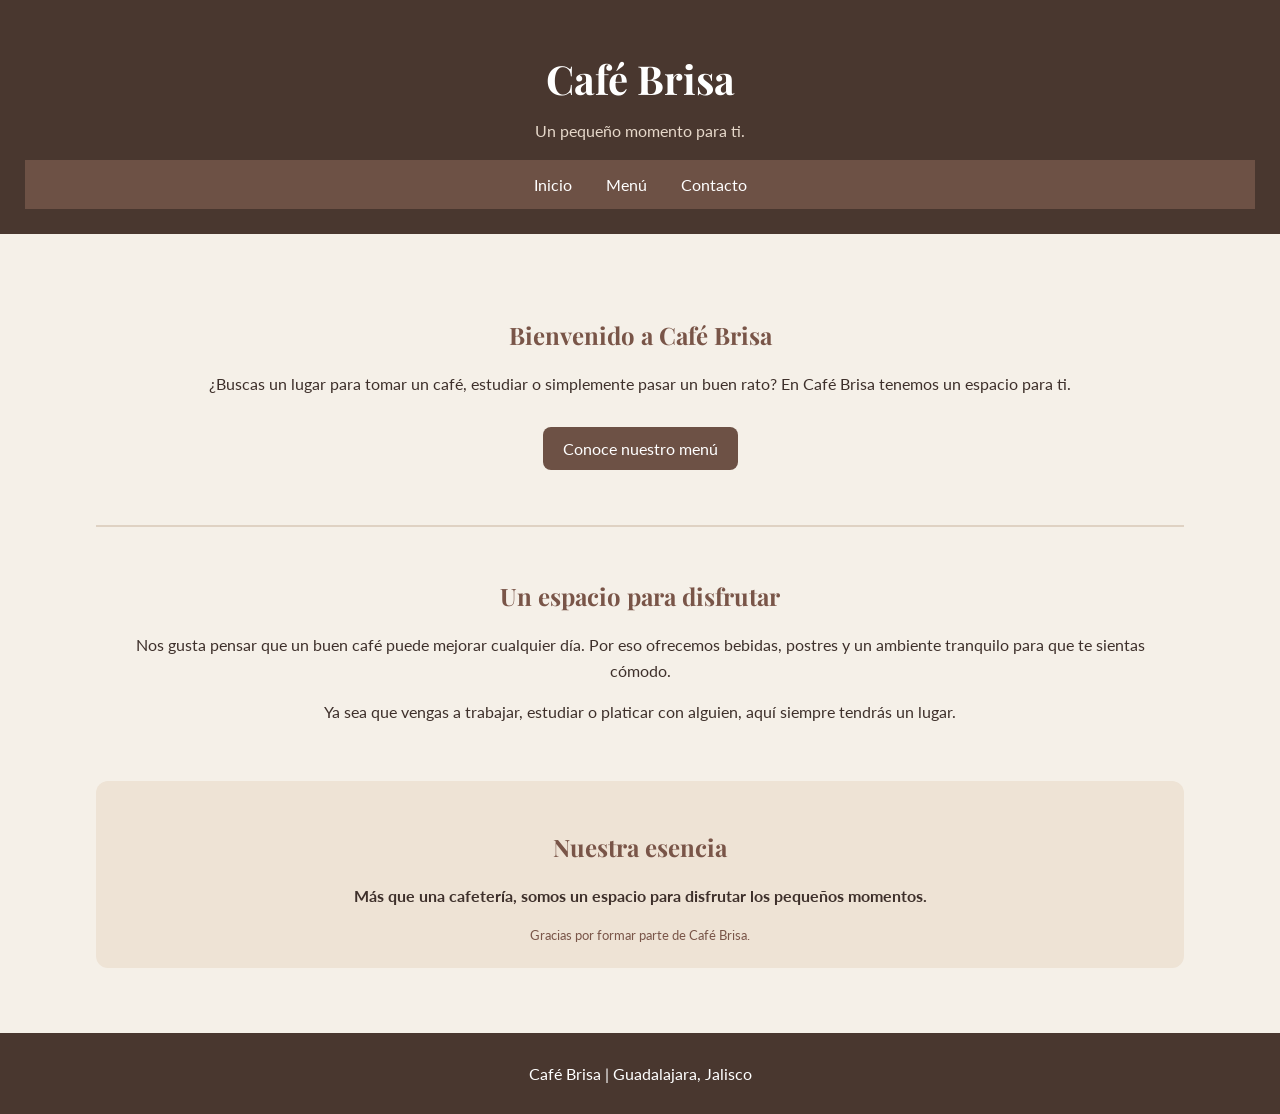
<file: index.html>
<!DOCTYPE html>
<html lang="es">

<head>
    <meta charset="UTF-8">
    <title>Café Brisa - Inicio</title>

    <link rel="stylesheet" href="CSS/styles.css">

    <link href="https://fonts.googleapis.com/css2?family=Lato:wght@400;700&family=Playfair+Display:wght@600;700&display=swap" rel="stylesheet">
</head>

<body>

    <!-- Encabezado -->
    <header>
        <h1>Café Brisa</h1>
        <p>Un pequeño momento para ti.</p>

        <!-- Navegacion -->
        <nav>
            <a href="index.html">Inicio</a>
            <a href="Menu.html">Menú</a>
            <a href="Contacto.html">Contacto</a>
        </nav>
    </header>

    <!-- Contenido principal -->
    <main>

        <section id="bienvenida">
            <h2>Bienvenido a Café Brisa</h2>

            <p>
                ¿Buscas un lugar para tomar un café, estudiar
                o simplemente pasar un buen rato? En Café Brisa
                tenemos un espacio para ti.
            </p>

            <a class="boton" href="Menu.html">Conoce nuestro menú</a>
        </section>

        <hr>

        <section>
            <h2>Un espacio para disfrutar</h2>

            <p>
                Nos gusta pensar que un buen café puede mejorar
                cualquier día. Por eso ofrecemos bebidas,
                postres y un ambiente tranquilo para que te
                sientas cómodo.
            </p>

            <p>
                Ya sea que vengas a trabajar, estudiar o platicar
                con alguien, aquí siempre tendrás un lugar.
            </p>
        </section>

        <section class="destacado">
            <h2>Nuestra esencia</h2>

            <p>
                <strong>Más que una cafetería, somos un espacio
                para disfrutar los pequeños momentos.</strong>
            </p>

            <small>Gracias por formar parte de Café Brisa.</small>
        </section>

    </main>

    <!-- Pie de pagina -->
    <footer>
        <p>Café Brisa | Guadalajara, Jalisco</p>
    </footer>

</body>
</html>
</file>
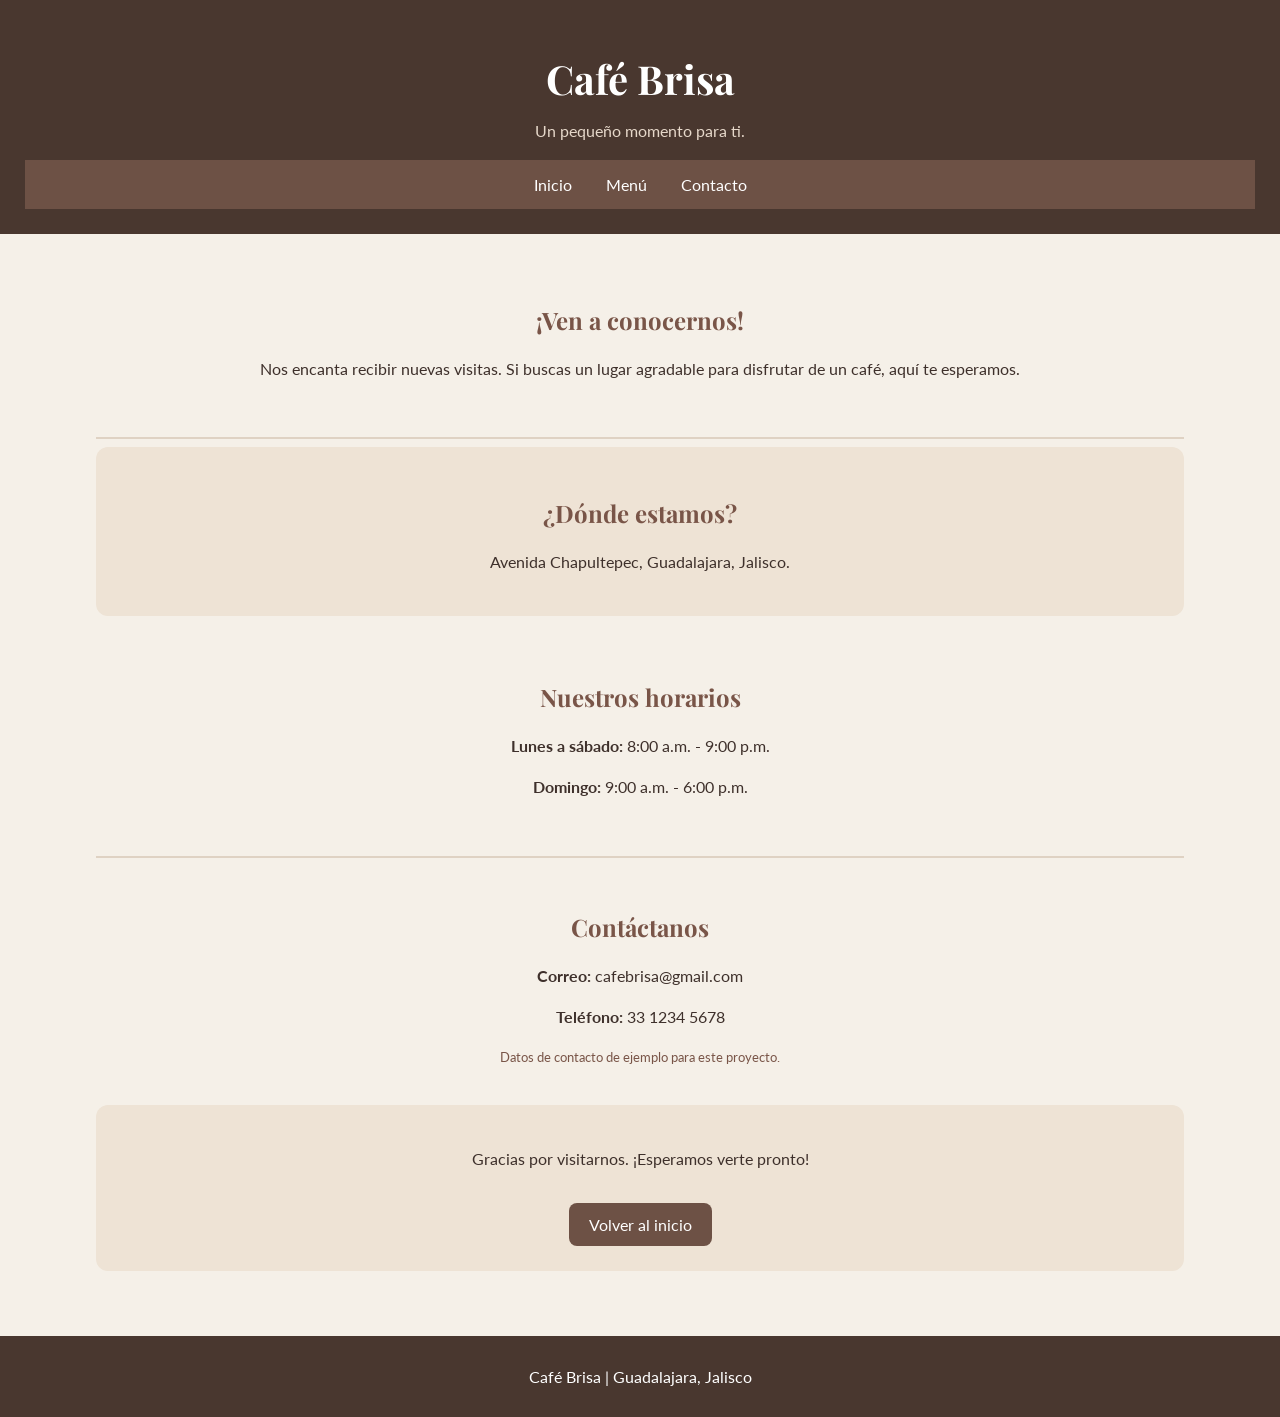
<file: Contacto.html>
<!DOCTYPE html>
<html lang="es">

<head>
    <meta charset="UTF-8">
    <title>Café Brisa - Contacto</title>

    <link rel="stylesheet" href="CSS/styles.css">

    <link href="https://fonts.googleapis.com/css2?family=Lato:wght@400;700&family=Playfair+Display:wght@600;700&display=swap" rel="stylesheet">
</head>

<body>

    <header>
        <h1>Café Brisa</h1>
        <p>Un pequeño momento para ti.</p>

        <nav>
            <a href="index.html">Inicio</a>
            <a href="Menu.html">Menú</a>
            <a href="Contacto.html">Contacto</a>
        </nav>
    </header>

    <main>

        <section>
            <h2>¡Ven a conocernos!</h2>

            <p>
                Nos encanta recibir nuevas visitas. Si buscas
                un lugar agradable para disfrutar de un café,
                aquí te esperamos.
            </p>
        </section>

        <hr>

        <section class="destacado">
            <h2>¿Dónde estamos?</h2>

            <p>
                Avenida Chapultepec,
                Guadalajara, Jalisco.
            </p>
        </section>

        <section>
            <h2>Nuestros horarios</h2>

            <p><strong>Lunes a sábado:</strong> 8:00 a.m. - 9:00 p.m.</p>

            <p><strong>Domingo:</strong> 9:00 a.m. - 6:00 p.m.</p>
        </section>

        <hr>

        <section>
            <h2>Contáctanos</h2>

            <p><strong>Correo:</strong> cafebrisa@gmail.com</p>

            <p><strong>Teléfono:</strong> 33 1234 5678</p>

            <small>Datos de contacto de ejemplo para este proyecto.</small>
        </section>

        <section class="destacado">
            <p>Gracias por visitarnos. ¡Esperamos verte pronto!</p>

            <a class="boton" href="index.html">Volver al inicio</a>
        </section>

    </main>

    <footer>
        <p>Café Brisa | Guadalajara, Jalisco</p>
    </footer>

</body>
</html>
</file>
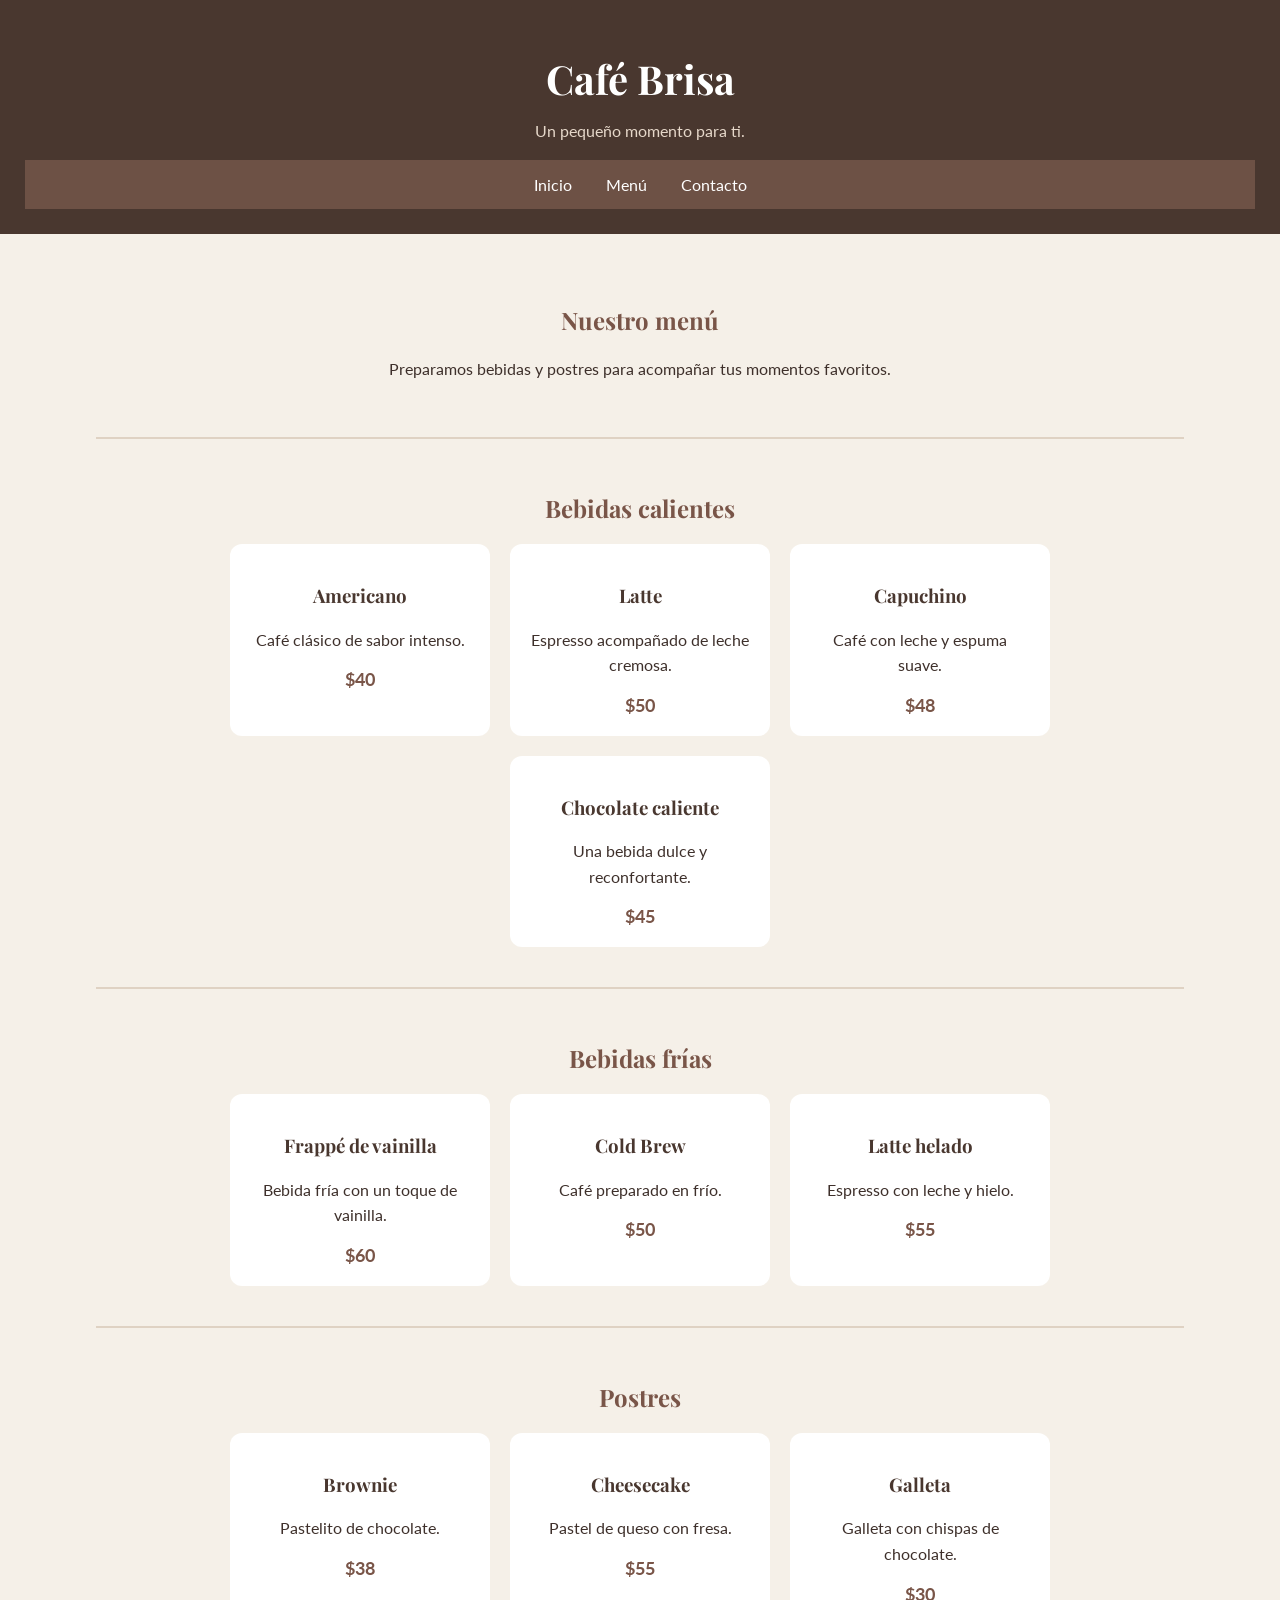
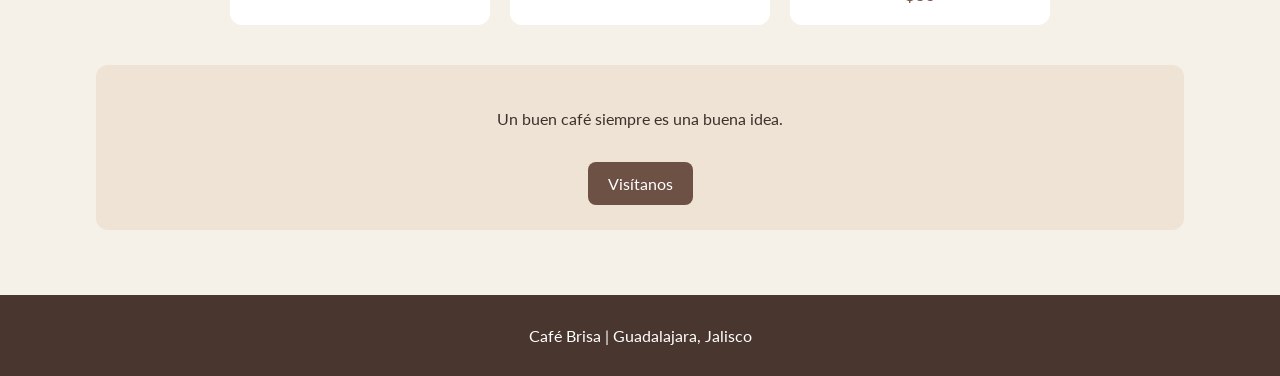
<file: Menu.html>
<!DOCTYPE html>
<html lang="es">

<head>
    <meta charset="UTF-8">
    <title>Café Brisa - Menú</title>

    <link rel="stylesheet" href="CSS/styles.css">

    <link href="https://fonts.googleapis.com/css2?family=Lato:wght@400;700&family=Playfair+Display:wght@600;700&display=swap" rel="stylesheet">
</head>

<body>

    <header>
        <h1>Café Brisa</h1>
        <p>Un pequeño momento para ti.</p>

        <nav>
            <a href="index.html">Inicio</a>
            <a href="Menu.html">Menú</a>
            <a href="Contacto.html">Contacto</a>
        </nav>
    </header>

    <main>

        <section>
            <h2>Nuestro menú</h2>

            <p>
                Preparamos bebidas y postres para acompañar
                tus momentos favoritos.
            </p>
        </section>

        <hr>

        <!-- Bebidas calientes -->
        <section>
            <h2>Bebidas calientes</h2>

            <div class="productos">

                <div class="producto">
                    <h3>Americano</h3>
                    <p>Café clásico de sabor intenso.</p>
                    <strong>$40</strong>
                </div>

                <div class="producto">
                    <h3>Latte</h3>
                    <p>Espresso acompañado de leche cremosa.</p>
                    <strong>$50</strong>
                </div>

                <div class="producto">
                    <h3>Capuchino</h3>
                    <p>Café con leche y espuma suave.</p>
                    <strong>$48</strong>
                </div>

                <div class="producto">
                    <h3>Chocolate caliente</h3>
                    <p>Una bebida dulce y reconfortante.</p>
                    <strong>$45</strong>
                </div>

            </div>
        </section>

        <hr>

        <!-- Bebidas frias -->
        <section>
            <h2>Bebidas frías</h2>

            <div class="productos">

                <div class="producto">
                    <h3>Frappé de vainilla</h3>
                    <p>Bebida fría con un toque de vainilla.</p>
                    <strong>$60</strong>
                </div>

                <div class="producto">
                    <h3>Cold Brew</h3>
                    <p>Café preparado en frío.</p>
                    <strong>$50</strong>
                </div>

                <div class="producto">
                    <h3>Latte helado</h3>
                    <p>Espresso con leche y hielo.</p>
                    <strong>$55</strong>
                </div>

            </div>
        </section>

        <hr>

        <!-- Postres -->
        <section>
            <h2>Postres</h2>

            <div class="productos">

                <div class="producto">
                    <h3>Brownie</h3>
                    <p>Pastelito de chocolate.</p>
                    <strong>$38</strong>
                </div>

                <div class="producto">
                    <h3>Cheesecake</h3>
                    <p>Pastel de queso con fresa.</p>
                    <strong>$55</strong>
                </div>

                <div class="producto">
                    <h3>Galleta</h3>
                    <p>Galleta con chispas de chocolate.</p>
                    <strong>$30</strong>
                </div>

            </div>
        </section>

        <section class="destacado">
            <p>Un buen café siempre es una buena idea.</p>
            <a class="boton" href="Contacto.html">Visítanos</a>
        </section>

    </main>

    <footer>
        <p>Café Brisa | Guadalajara, Jalisco</p>
    </footer>

</body>
</html>
</file>
<file: CSS/styles.css>
/* DISEÑO GENERAL */

body {
    background-color: #f5f0e8;
    color: #3e302b;
    font-family: 'Lato', sans-serif;
    text-align: center;
    margin: 0;
}


/* ENCABEZADO */

header {
    background-color: #49372f;
    color: white;
    padding: 25px;
}

h1 {
    font-family: 'Playfair Display', serif;
    font-size: 40px;
    margin-bottom: 5px;
}

header p {
    color: #e6d8ca;
}


/* NAVEGACION */

nav {
    background-color: #6d5145;
    padding: 15px;
    margin-top: 20px;
}

nav a {
    color: white;
    margin: 15px;
    text-decoration: none;
}

/* Efecto al pasar el cursor */

nav a:hover {
    color: #e6c9a8;
}


/* CONTENIDO PRINCIPAL */

main {
    width: 85%;
    margin: auto;
    padding: 25px;
}

h2 {
    color: #795548;
    font-family: 'Playfair Display', serif;
    margin-top: 25px;
}

h3 {
    color: #49372f;
    font-family: 'Playfair Display', serif;
}

main p {
    line-height: 1.6;
}


/* SECCIONES */

section {
    padding: 20px;
    margin-bottom: 20px;
}

#bienvenida {
    padding: 35px;
}

.destacado {
    background-color: #eee3d5;
    border-radius: 12px;
    padding: 25px;
}


/* TARJETAS DE PRODUCTOS */

.productos {
    display: flex;
    justify-content: center;
    flex-wrap: wrap;
    gap: 20px;
}

.producto {
    background-color: white;
    width: 220px;
    padding: 20px;
    border-radius: 12px;
}

.producto strong {
    color: #795548;
    font-size: 18px;
}


/* BOTONES */

.boton {
    display: inline-block;
    background-color: #6d5145;
    color: white;
    padding: 12px 20px;
    border-radius: 8px;
    text-decoration: none;
    margin-top: 15px;
}

.boton:hover {
    background-color: #49372f;
}


/* SEPARADORES */

hr {
    border: 1px solid #dfd2c3;
}


/* PIE DE PAGINA */

footer {
    background-color: #49372f;
    color: white;
    padding: 15px;
    margin-top: 20px;
}

small {
    color: #795548;
}
</file>
